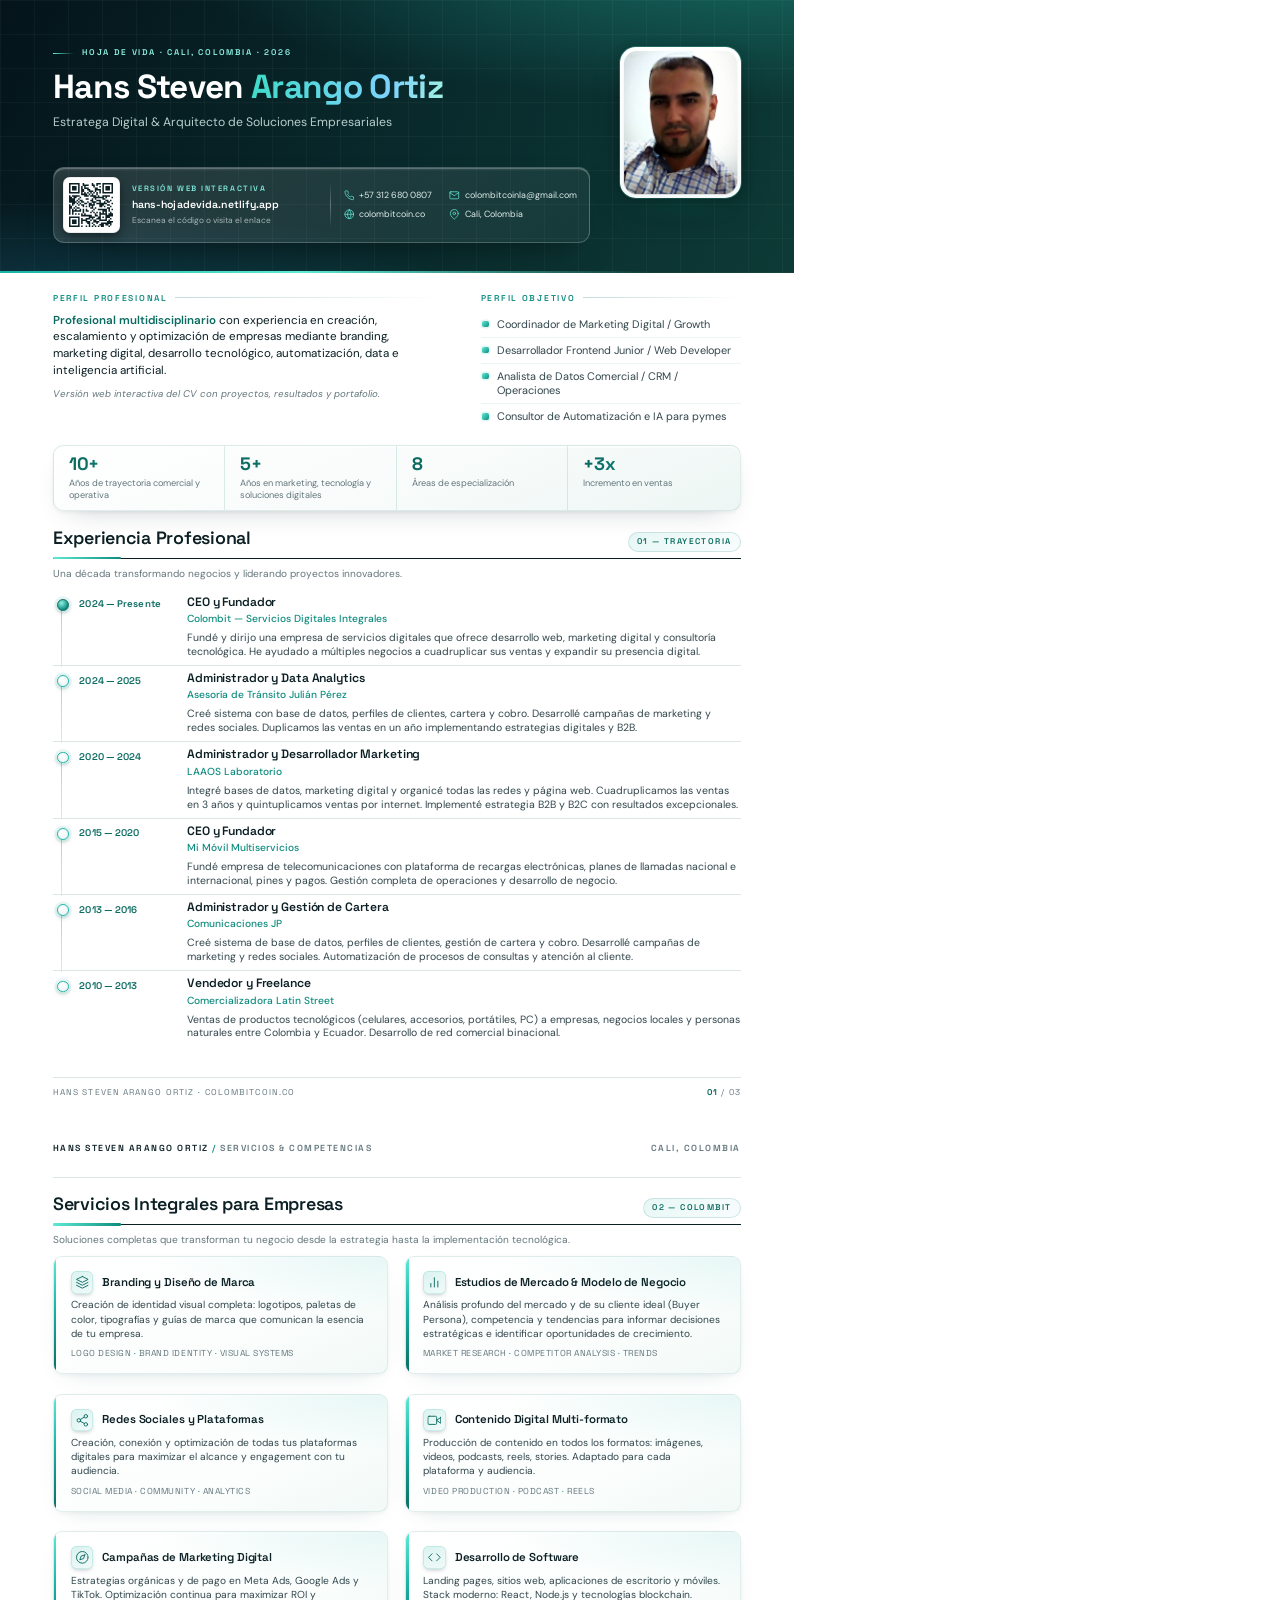
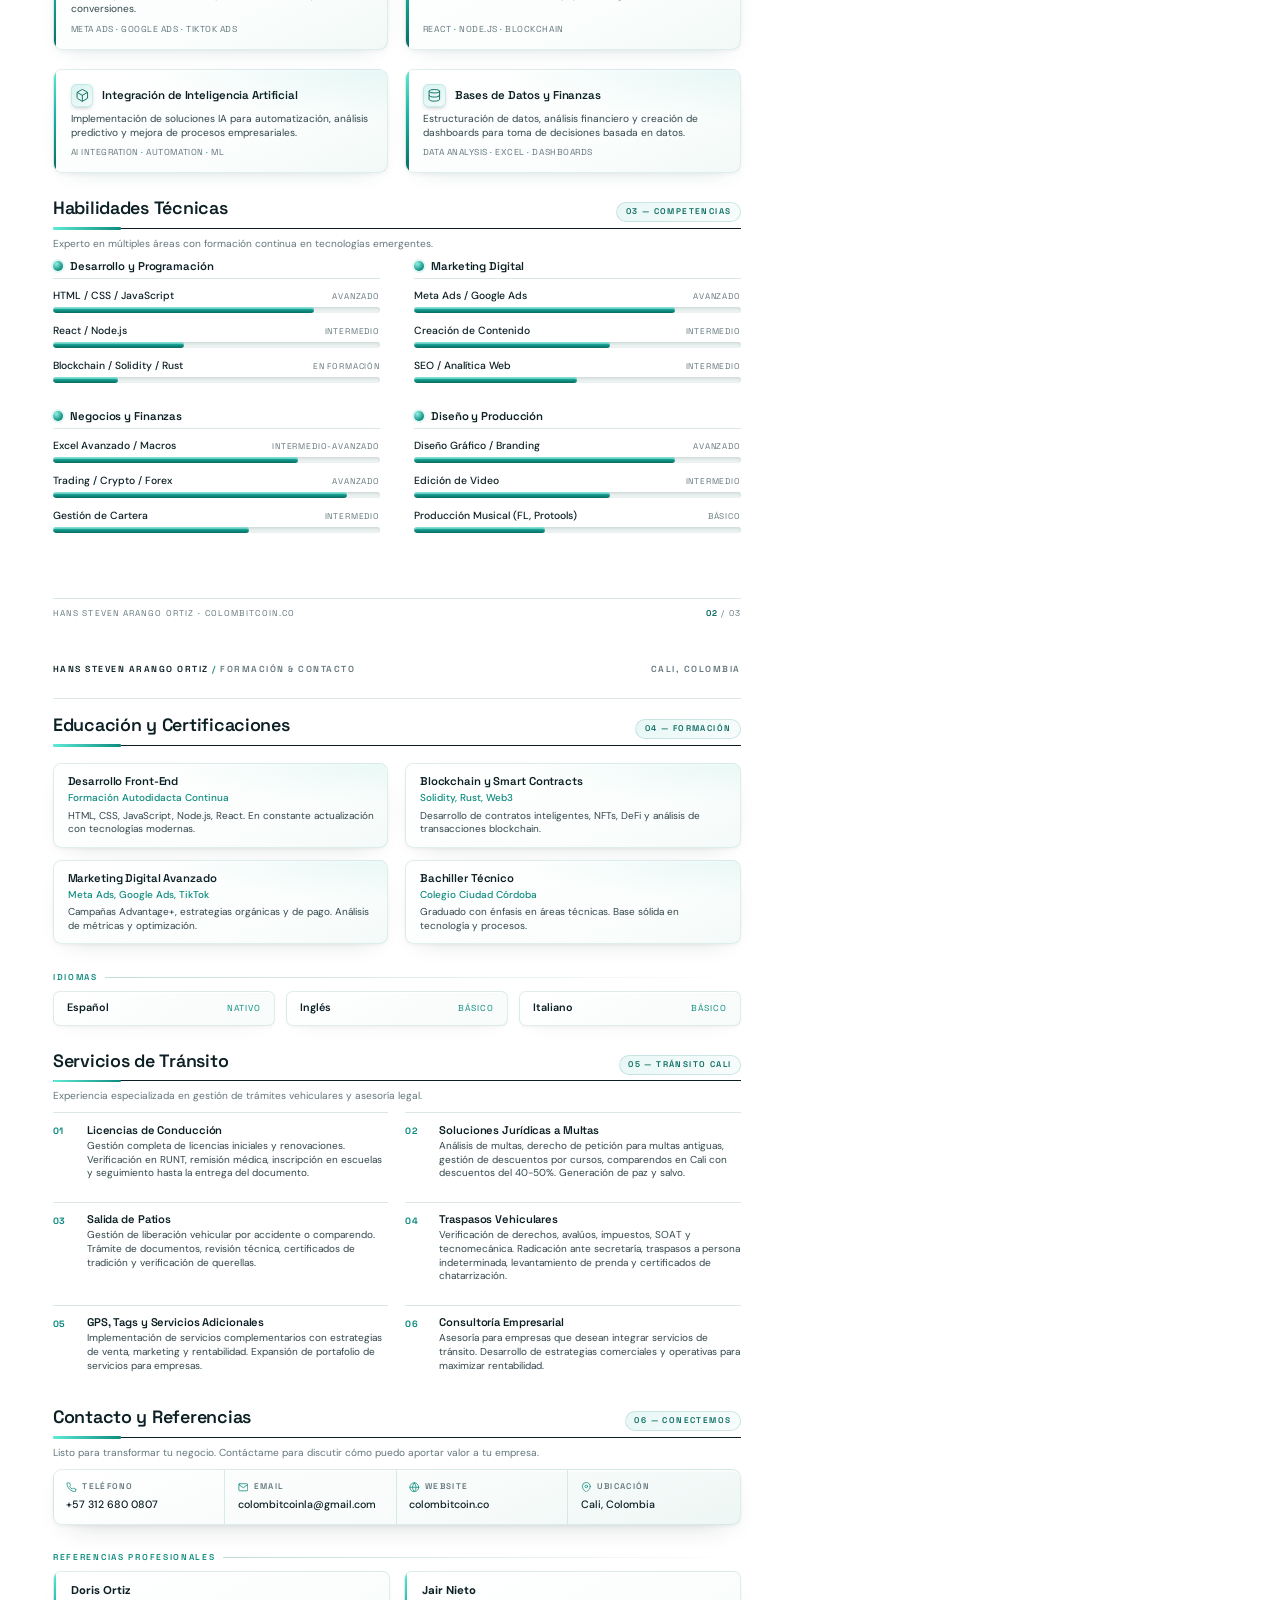
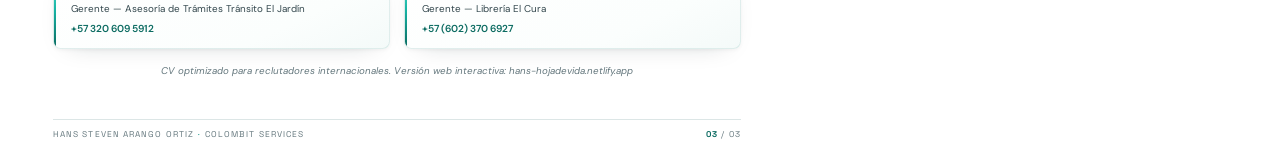
<file: print/cv-print.html>
<!DOCTYPE html>
<html lang="es">
<head>
<meta charset="UTF-8">
<title>Hans Steven Arango Ortiz — Hoja de Vida</title>
<link rel="stylesheet" href="./fonts.css">
<link rel="stylesheet" href="./cv-print.css">
</head>
<body>

<!-- ==================== PÁGINA 1 ==================== -->
<section class="page">

  <header class="masthead">
    <div class="masthead-grid">

      <div class="copy">
        <p class="eyebrow">Hoja de vida · Cali, Colombia · 2026</p>
        <h1>Hans Steven <span>Arango Ortiz</span></h1>
        <p class="headline">Estratega Digital &amp; Arquitecto de Soluciones Empresariales</p>
      </div>

      <figure class="photo">
        <div class="photo-frame">
          <img src="./assets/foto-cv.jpg" alt="Retrato de Hans Steven Arango Ortiz">
        </div>
      </figure>

      <div class="dock">
        <div class="qr">
          <img src="./assets/qr-web.svg" alt="Código QR del CV web">
        </div>
        <div class="dock-txt">
          <p class="k">Versión web interactiva</p>
          <a class="u" href="https://hans-hojadevida.netlify.app/">hans-hojadevida.netlify.app</a>
          <p class="h">Escanea el código o visita el enlace</p>
        </div>
        <div class="divider"></div>
        <ul class="contacts">
          <li>
            <svg viewBox="0 0 24 24"><path d="M22 16.92v3a2 2 0 0 1-2.18 2 19.79 19.79 0 0 1-8.63-3.07 19.5 19.5 0 0 1-6-6 19.79 19.79 0 0 1-3.07-8.67A2 2 0 0 1 4.11 2h3a2 2 0 0 1 2 1.72 12.84 12.84 0 0 0 .7 2.81 2 2 0 0 1-.45 2.11L8.09 9.91a16 16 0 0 0 6 6l1.27-1.27a2 2 0 0 1 2.11-.45 12.84 12.84 0 0 0 2.81.7A2 2 0 0 1 22 16.92z"/></svg>
            <a href="tel:+573126800807">+57 312 680 0807</a>
          </li>
          <li>
            <svg viewBox="0 0 24 24"><rect x="2" y="4" width="20" height="16" rx="2"/><polyline points="22,6 12,13 2,6"/></svg>
            <a href="mailto:colombitcoinla@gmail.com">colombitcoinla@gmail.com</a>
          </li>
          <li>
            <svg viewBox="0 0 24 24"><circle cx="12" cy="12" r="10"/><line x1="2" y1="12" x2="22" y2="12"/><path d="M12 2a15.3 15.3 0 0 1 4 10 15.3 15.3 0 0 1-4 10 15.3 15.3 0 0 1-4-10 15.3 15.3 0 0 1 4-10z"/></svg>
            <a href="https://colombitcoin.co">colombitcoin.co</a>
          </li>
          <li>
            <svg viewBox="0 0 24 24"><path d="M21 10c0 7-9 13-9 13s-9-6-9-13a9 9 0 0 1 18 0z"/><circle cx="12" cy="10" r="3"/></svg>
            Cali, Colombia
          </li>
        </ul>
      </div>

    </div>
  </header>

  <div class="p-body">

    <div class="summary-grid">
      <div>
        <p class="label">Perfil profesional</p>
        <p class="summary"><strong>Profesional multidisciplinario</strong> con experiencia en creación, escalamiento y optimización de empresas mediante branding, marketing digital, desarrollo tecnológico, automatización, data e inteligencia artificial.</p>
        <p class="summary-note">Versión web interactiva del CV con proyectos, resultados y portafolio.</p>
      </div>
      <div>
        <p class="label">Perfil objetivo</p>
        <ul class="roles">
          <li>Coordinador de Marketing Digital / Growth</li>
          <li>Desarrollador Frontend Junior / Web Developer</li>
          <li>Analista de Datos Comercial / CRM / Operaciones</li>
          <li>Consultor de Automatización e IA para pymes</li>
        </ul>
      </div>
    </div>

    <div class="stats">
      <div class="stat"><b>10+</b><span>Años de trayectoria comercial y operativa</span></div>
      <div class="stat"><b>5+</b><span>Años en marketing, tecnología y soluciones digitales</span></div>
      <div class="stat"><b>8</b><span>Áreas de especialización</span></div>
      <div class="stat"><b>+3x</b><span>Incremento en ventas</span></div>
    </div>

    <section class="block">
      <div class="block-head">
        <h2>Experiencia Profesional</h2>
        <p class="kicker">01 — Trayectoria</p>
      </div>
      <p class="block-sub">Una década transformando negocios y liderando proyectos innovadores.</p>

      <div class="jobs">
        <article class="job">
          <p class="when">2024 — Presente</p>
          <div>
            <h3>CEO y Fundador</h3>
            <p class="company">Colombit — Servicios Digitales Integrales</p>
            <p class="desc">Fundé y dirijo una empresa de servicios digitales que ofrece desarrollo web, marketing digital y consultoría tecnológica. He ayudado a múltiples negocios a cuadruplicar sus ventas y expandir su presencia digital.</p>
          </div>
        </article>

        <article class="job">
          <p class="when">2024 — 2025</p>
          <div>
            <h3>Administrador y Data Analytics</h3>
            <p class="company">Asesoría de Tránsito Julián Pérez</p>
            <p class="desc">Creé sistema con base de datos, perfiles de clientes, cartera y cobro. Desarrollé campañas de marketing y redes sociales. Duplicamos las ventas en un año implementando estrategias digitales y B2B.</p>
          </div>
        </article>

        <article class="job">
          <p class="when">2020 — 2024</p>
          <div>
            <h3>Administrador y Desarrollador Marketing</h3>
            <p class="company">LAAOS Laboratorio</p>
            <p class="desc">Integré bases de datos, marketing digital y organicé todas las redes y página web. Cuadruplicamos las ventas en 3 años y quintuplicamos ventas por internet. Implementé estrategia B2B y B2C con resultados excepcionales.</p>
          </div>
        </article>

        <article class="job">
          <p class="when">2015 — 2020</p>
          <div>
            <h3>CEO y Fundador</h3>
            <p class="company">Mi Móvil Multiservicios</p>
            <p class="desc">Fundé empresa de telecomunicaciones con plataforma de recargas electrónicas, planes de llamadas nacional e internacional, pines y pagos. Gestión completa de operaciones y desarrollo de negocio.</p>
          </div>
        </article>

        <article class="job">
          <p class="when">2013 — 2016</p>
          <div>
            <h3>Administrador y Gestión de Cartera</h3>
            <p class="company">Comunicaciones JP</p>
            <p class="desc">Creé sistema de base de datos, perfiles de clientes, gestión de cartera y cobro. Desarrollé campañas de marketing y redes sociales. Automatización de procesos de consultas y atención al cliente.</p>
          </div>
        </article>

        <article class="job">
          <p class="when">2010 — 2013</p>
          <div>
            <h3>Vendedor y Freelance</h3>
            <p class="company">Comercializadora Latin Street</p>
            <p class="desc">Ventas de productos tecnológicos (celulares, accesorios, portátiles, PC) a empresas, negocios locales y personas naturales entre Colombia y Ecuador. Desarrollo de red comercial binacional.</p>
          </div>
        </article>
      </div>
    </section>

  </div>

  <footer class="page-foot">
    <span>Hans Steven Arango Ortiz<span class="dot">·</span>colombitcoin.co</span>
    <span><span class="n">01</span> / 03</span>
  </footer>
</section>

<!-- ==================== PÁGINA 2 ==================== -->
<section class="page">
  <div class="runhead">
    <span><b>Hans Steven Arango Ortiz</b> <span class="sep">/</span> Servicios &amp; Competencias</span>
    <span>Cali, Colombia</span>
  </div>

  <div class="p-body">

    <section class="block">
      <div class="block-head">
        <h2>Servicios Integrales para Empresas</h2>
        <p class="kicker">02 — Colombit</p>
      </div>
      <p class="block-sub">Soluciones completas que transforman tu negocio desde la estrategia hasta la implementación tecnológica.</p>

      <div class="cards-2">
        <article class="card">
          <h3><svg viewBox="0 0 24 24"><path d="M12 2 2 7l10 5 10-5-10-5z"/><path d="M2 17l10 5 10-5"/><path d="M2 12l10 5 10-5"/></svg>Branding y Diseño de Marca</h3>
          <p>Creación de identidad visual completa: logotipos, paletas de color, tipografías y guías de marca que comunican la esencia de tu empresa.</p>
          <p class="tags">Logo Design <em>·</em> Brand Identity <em>·</em> Visual Systems</p>
        </article>

        <article class="card">
          <h3><svg viewBox="0 0 24 24"><line x1="18" y1="20" x2="18" y2="10"/><line x1="12" y1="20" x2="12" y2="4"/><line x1="6" y1="20" x2="6" y2="14"/></svg>Estudios de Mercado &amp; Modelo de Negocio</h3>
          <p>Análisis profundo del mercado y de su cliente ideal (Buyer Persona), competencia y tendencias para informar decisiones estratégicas e identificar oportunidades de crecimiento.</p>
          <p class="tags">Market Research <em>·</em> Competitor Analysis <em>·</em> Trends</p>
        </article>

        <article class="card">
          <h3><svg viewBox="0 0 24 24"><circle cx="18" cy="5" r="3"/><circle cx="6" cy="12" r="3"/><circle cx="18" cy="19" r="3"/><line x1="8.6" y1="10.5" x2="15.4" y2="6.5"/><line x1="8.6" y1="13.5" x2="15.4" y2="17.5"/></svg>Redes Sociales y Plataformas</h3>
          <p>Creación, conexión y optimización de todas tus plataformas digitales para maximizar el alcance y engagement con tu audiencia.</p>
          <p class="tags">Social Media <em>·</em> Community <em>·</em> Analytics</p>
        </article>

        <article class="card">
          <h3><svg viewBox="0 0 24 24"><polygon points="23 7 16 12 23 17 23 7"/><rect x="1" y="5" width="15" height="14" rx="2"/></svg>Contenido Digital Multi-formato</h3>
          <p>Producción de contenido en todos los formatos: imágenes, videos, podcasts, reels, stories. Adaptado para cada plataforma y audiencia.</p>
          <p class="tags">Video Production <em>·</em> Podcast <em>·</em> Reels</p>
        </article>

        <article class="card">
          <h3><svg viewBox="0 0 24 24"><circle cx="12" cy="12" r="10"/><polygon points="16.24 7.76 14.12 14.12 7.76 16.24 9.88 9.88 16.24 7.76"/></svg>Campañas de Marketing Digital</h3>
          <p>Estrategias orgánicas y de pago en Meta Ads, Google Ads y TikTok. Optimización continua para maximizar ROI y conversiones.</p>
          <p class="tags">Meta Ads <em>·</em> Google Ads <em>·</em> TikTok Ads</p>
        </article>

        <article class="card">
          <h3><svg viewBox="0 0 24 24"><polyline points="16 18 22 12 16 6"/><polyline points="8 6 2 12 8 18"/></svg>Desarrollo de Software</h3>
          <p>Landing pages, sitios web, aplicaciones de escritorio y móviles. Stack moderno: React, Node.js y tecnologías blockchain.</p>
          <p class="tags">React <em>·</em> Node.js <em>·</em> Blockchain</p>
        </article>

        <article class="card">
          <h3><svg viewBox="0 0 24 24"><path d="M21 16V8a2 2 0 0 0-1-1.73l-7-4a2 2 0 0 0-2 0l-7 4A2 2 0 0 0 3 8v8a2 2 0 0 0 1 1.73l7 4a2 2 0 0 0 2 0l7-4A2 2 0 0 0 21 16z"/><polyline points="3.27 6.96 12 12.01 20.73 6.96"/><line x1="12" y1="22.08" x2="12" y2="12"/></svg>Integración de Inteligencia Artificial</h3>
          <p>Implementación de soluciones IA para automatización, análisis predictivo y mejora de procesos empresariales.</p>
          <p class="tags">AI Integration <em>·</em> Automation <em>·</em> ML</p>
        </article>

        <article class="card">
          <h3><svg viewBox="0 0 24 24"><ellipse cx="12" cy="5" rx="9" ry="3"/><path d="M21 12c0 1.66-4 3-9 3s-9-1.34-9-3"/><path d="M3 5v14c0 1.66 4 3 9 3s9-1.34 9-3V5"/></svg>Bases de Datos y Finanzas</h3>
          <p>Estructuración de datos, análisis financiero y creación de dashboards para toma de decisiones basada en datos.</p>
          <p class="tags">Data Analysis <em>·</em> Excel <em>·</em> Dashboards</p>
        </article>
      </div>
    </section>

    <section class="block">
      <div class="block-head">
        <h2>Habilidades Técnicas</h2>
        <p class="kicker">03 — Competencias</p>
      </div>
      <p class="block-sub">Experto en múltiples áreas con formación continua en tecnologías emergentes.</p>

      <div class="skills">
        <div class="skill-group">
          <h3>Desarrollo y Programación</h3>
          <div class="skill"><div class="skill-top"><span>HTML / CSS / JavaScript</span><span class="lvl">Avanzado</span></div><div class="bar"><i style="width:80%"></i></div></div>
          <div class="skill"><div class="skill-top"><span>React / Node.js</span><span class="lvl">Intermedio</span></div><div class="bar"><i style="width:40%"></i></div></div>
          <div class="skill"><div class="skill-top"><span>Blockchain / Solidity / Rust</span><span class="lvl">En formación</span></div><div class="bar"><i style="width:20%"></i></div></div>
        </div>

        <div class="skill-group">
          <h3>Marketing Digital</h3>
          <div class="skill"><div class="skill-top"><span>Meta Ads / Google Ads</span><span class="lvl">Avanzado</span></div><div class="bar"><i style="width:80%"></i></div></div>
          <div class="skill"><div class="skill-top"><span>Creación de Contenido</span><span class="lvl">Intermedio</span></div><div class="bar"><i style="width:60%"></i></div></div>
          <div class="skill"><div class="skill-top"><span>SEO / Analítica Web</span><span class="lvl">Intermedio</span></div><div class="bar"><i style="width:50%"></i></div></div>
        </div>

        <div class="skill-group">
          <h3>Negocios y Finanzas</h3>
          <div class="skill"><div class="skill-top"><span>Excel Avanzado / Macros</span><span class="lvl">Intermedio-Avanzado</span></div><div class="bar"><i style="width:75%"></i></div></div>
          <div class="skill"><div class="skill-top"><span>Trading / Crypto / Forex</span><span class="lvl">Avanzado</span></div><div class="bar"><i style="width:90%"></i></div></div>
          <div class="skill"><div class="skill-top"><span>Gestión de Cartera</span><span class="lvl">Intermedio</span></div><div class="bar"><i style="width:60%"></i></div></div>
        </div>

        <div class="skill-group">
          <h3>Diseño y Producción</h3>
          <div class="skill"><div class="skill-top"><span>Diseño Gráfico / Branding</span><span class="lvl">Avanzado</span></div><div class="bar"><i style="width:80%"></i></div></div>
          <div class="skill"><div class="skill-top"><span>Edición de Video</span><span class="lvl">Intermedio</span></div><div class="bar"><i style="width:60%"></i></div></div>
          <div class="skill"><div class="skill-top"><span>Producción Musical (FL, Protools)</span><span class="lvl">Básico</span></div><div class="bar"><i style="width:40%"></i></div></div>
        </div>
      </div>
    </section>

  </div>

  <footer class="page-foot">
    <span>Hans Steven Arango Ortiz<span class="dot">·</span>colombitcoin.co</span>
    <span><span class="n">02</span> / 03</span>
  </footer>
</section>

<!-- ==================== PÁGINA 3 ==================== -->
<section class="page">
  <div class="runhead">
    <span><b>Hans Steven Arango Ortiz</b> <span class="sep">/</span> Formación &amp; Contacto</span>
    <span>Cali, Colombia</span>
  </div>

  <div class="p-body">

    <section class="block">
      <div class="block-head">
        <h2>Educación y Certificaciones</h2>
        <p class="kicker">04 — Formación</p>
      </div>
      <div class="edu-grid" style="padding-top:4mm;">
        <article class="edu">
          <h3>Desarrollo Front-End</h3>
          <p class="inst">Formación Autodidacta Continua</p>
          <p>HTML, CSS, JavaScript, Node.js, React. En constante actualización con tecnologías modernas.</p>
        </article>
        <article class="edu">
          <h3>Blockchain y Smart Contracts</h3>
          <p class="inst">Solidity, Rust, Web3</p>
          <p>Desarrollo de contratos inteligentes, NFTs, DeFi y análisis de transacciones blockchain.</p>
        </article>
        <article class="edu">
          <h3>Marketing Digital Avanzado</h3>
          <p class="inst">Meta Ads, Google Ads, TikTok</p>
          <p>Campañas Advantage+, estrategias orgánicas y de pago. Análisis de métricas y optimización.</p>
        </article>
        <article class="edu">
          <h3>Bachiller Técnico</h3>
          <p class="inst">Colegio Ciudad Córdoba</p>
          <p>Graduado con énfasis en áreas técnicas. Base sólida en tecnología y procesos.</p>
        </article>
      </div>

      <p class="label" style="margin-top:7mm;">Idiomas</p>
      <div class="langs" style="margin-top:2mm;">
        <div class="lang"><b>Español</b><span>Nativo</span></div>
        <div class="lang"><b>Inglés</b><span>Básico</span></div>
        <div class="lang"><b>Italiano</b><span>Básico</span></div>
      </div>
    </section>

    <section class="block">
      <div class="block-head">
        <h2>Servicios de Tránsito</h2>
        <p class="kicker">05 — Tránsito Cali</p>
      </div>
      <p class="block-sub">Experiencia especializada en gestión de trámites vehiculares y asesoría legal.</p>

      <div class="transit">
        <article>
          <p class="num">01</p>
          <div>
            <h3>Licencias de Conducción</h3>
            <p>Gestión completa de licencias iniciales y renovaciones. Verificación en RUNT, remisión médica, inscripción en escuelas y seguimiento hasta la entrega del documento.</p>
          </div>
        </article>
        <article>
          <p class="num">02</p>
          <div>
            <h3>Soluciones Jurídicas a Multas</h3>
            <p>Análisis de multas, derecho de petición para multas antiguas, gestión de descuentos por cursos, comparendos en Cali con descuentos del 40-50%. Generación de paz y salvo.</p>
          </div>
        </article>
        <article>
          <p class="num">03</p>
          <div>
            <h3>Salida de Patios</h3>
            <p>Gestión de liberación vehicular por accidente o comparendo. Trámite de documentos, revisión técnica, certificados de tradición y verificación de querellas.</p>
          </div>
        </article>
        <article>
          <p class="num">04</p>
          <div>
            <h3>Traspasos Vehiculares</h3>
            <p>Verificación de derechos, avalúos, impuestos, SOAT y tecnomecánica. Radicación ante secretaría, traspasos a persona indeterminada, levantamiento de prenda y certificados de chatarrización.</p>
          </div>
        </article>
        <article>
          <p class="num">05</p>
          <div>
            <h3>GPS, Tags y Servicios Adicionales</h3>
            <p>Implementación de servicios complementarios con estrategias de venta, marketing y rentabilidad. Expansión de portafolio de servicios para empresas.</p>
          </div>
        </article>
        <article>
          <p class="num">06</p>
          <div>
            <h3>Consultoría Empresarial</h3>
            <p>Asesoría para empresas que desean integrar servicios de tránsito. Desarrollo de estrategias comerciales y operativas para maximizar rentabilidad.</p>
          </div>
        </article>
      </div>
    </section>

    <section class="block">
      <div class="block-head">
        <h2>Contacto y Referencias</h2>
        <p class="kicker">06 — Conectemos</p>
      </div>
      <p class="block-sub">Listo para transformar tu negocio. Contáctame para discutir cómo puedo aportar valor a tu empresa.</p>

      <div class="contact-grid">
        <div>
          <p class="clabel"><svg viewBox="0 0 24 24"><path d="M22 16.92v3a2 2 0 0 1-2.18 2 19.79 19.79 0 0 1-8.63-3.07 19.5 19.5 0 0 1-6-6 19.79 19.79 0 0 1-3.07-8.67A2 2 0 0 1 4.11 2h3a2 2 0 0 1 2 1.72 12.84 12.84 0 0 0 .7 2.81 2 2 0 0 1-.45 2.11L8.09 9.91a16 16 0 0 0 6 6l1.27-1.27a2 2 0 0 1 2.11-.45 12.84 12.84 0 0 0 2.81.7A2 2 0 0 1 22 16.92z"/></svg>Teléfono</p>
          <p class="cvalue">+57 312 680 0807</p>
        </div>
        <div>
          <p class="clabel"><svg viewBox="0 0 24 24"><rect x="2" y="4" width="20" height="16" rx="2"/><polyline points="22,6 12,13 2,6"/></svg>Email</p>
          <p class="cvalue">colombitcoinla@gmail.com</p>
        </div>
        <div>
          <p class="clabel"><svg viewBox="0 0 24 24"><circle cx="12" cy="12" r="10"/><line x1="2" y1="12" x2="22" y2="12"/><path d="M12 2a15.3 15.3 0 0 1 4 10 15.3 15.3 0 0 1-4 10 15.3 15.3 0 0 1-4-10 15.3 15.3 0 0 1 4-10z"/></svg>Website</p>
          <p class="cvalue">colombitcoin.co</p>
        </div>
        <div>
          <p class="clabel"><svg viewBox="0 0 24 24"><path d="M21 10c0 7-9 13-9 13s-9-6-9-13a9 9 0 0 1 18 0z"/><circle cx="12" cy="10" r="3"/></svg>Ubicación</p>
          <p class="cvalue">Cali, Colombia</p>
        </div>
      </div>

      <p class="label" style="margin-top:7mm;">Referencias profesionales</p>
      <div class="refs">
        <article class="ref">
          <b>Doris Ortiz</b>
          <span class="role">Gerente — Asesoría de Trámites Tránsito El Jardín</span>
          <span class="phone">+57 320 609 5912</span>
        </article>
        <article class="ref">
          <b>Jair Nieto</b>
          <span class="role">Gerente — Librería El Cura</span>
          <span class="phone">+57 (602) 370 6927</span>
        </article>
      </div>

      <p class="summary-note" style="margin-top:4mm;text-align:center;">CV optimizado para reclutadores internacionales. Versión web interactiva: hans-hojadevida.netlify.app</p>
    </section>

  </div>

  <footer class="page-foot">
    <span>Hans Steven Arango Ortiz<span class="dot">·</span>Colombit Services</span>
    <span><span class="n">03</span> / 03</span>
  </footer>
</section>

</body>
</html>
</file>
<file: print/fonts.css>
/* Fuentes locales (subconjuntos latin / latin-ext) */
@font-face {
  font-family: 'Space Grotesk';
  font-style: normal;
  font-weight: 400;
  font-display: block;
  src: url('./fonts/space-grotesk-latin-400-normal.woff2') format('woff2');
}
@font-face {
  font-family: 'Space Grotesk';
  font-style: normal;
  font-weight: 400;
  font-display: block;
  src: url('./fonts/space-grotesk-latin-ext-400-normal.woff2') format('woff2');
}
@font-face {
  font-family: 'Space Grotesk';
  font-style: normal;
  font-weight: 500;
  font-display: block;
  src: url('./fonts/space-grotesk-latin-500-normal.woff2') format('woff2');
}
@font-face {
  font-family: 'Space Grotesk';
  font-style: normal;
  font-weight: 500;
  font-display: block;
  src: url('./fonts/space-grotesk-latin-ext-500-normal.woff2') format('woff2');
}
@font-face {
  font-family: 'Space Grotesk';
  font-style: normal;
  font-weight: 600;
  font-display: block;
  src: url('./fonts/space-grotesk-latin-600-normal.woff2') format('woff2');
}
@font-face {
  font-family: 'Space Grotesk';
  font-style: normal;
  font-weight: 600;
  font-display: block;
  src: url('./fonts/space-grotesk-latin-ext-600-normal.woff2') format('woff2');
}
@font-face {
  font-family: 'Space Grotesk';
  font-style: normal;
  font-weight: 700;
  font-display: block;
  src: url('./fonts/space-grotesk-latin-700-normal.woff2') format('woff2');
}
@font-face {
  font-family: 'Space Grotesk';
  font-style: normal;
  font-weight: 700;
  font-display: block;
  src: url('./fonts/space-grotesk-latin-ext-700-normal.woff2') format('woff2');
}
@font-face {
  font-family: 'DM Sans';
  font-style: normal;
  font-weight: 400;
  font-display: block;
  src: url('./fonts/dm-sans-latin-400-normal.woff2') format('woff2');
}
@font-face {
  font-family: 'DM Sans';
  font-style: normal;
  font-weight: 400;
  font-display: block;
  src: url('./fonts/dm-sans-latin-ext-400-normal.woff2') format('woff2');
}
@font-face {
  font-family: 'DM Sans';
  font-style: normal;
  font-weight: 500;
  font-display: block;
  src: url('./fonts/dm-sans-latin-500-normal.woff2') format('woff2');
}
@font-face {
  font-family: 'DM Sans';
  font-style: normal;
  font-weight: 500;
  font-display: block;
  src: url('./fonts/dm-sans-latin-ext-500-normal.woff2') format('woff2');
}
@font-face {
  font-family: 'DM Sans';
  font-style: normal;
  font-weight: 600;
  font-display: block;
  src: url('./fonts/dm-sans-latin-600-normal.woff2') format('woff2');
}
@font-face {
  font-family: 'DM Sans';
  font-style: normal;
  font-weight: 600;
  font-display: block;
  src: url('./fonts/dm-sans-latin-ext-600-normal.woff2') format('woff2');
}
@font-face {
  font-family: 'DM Sans';
  font-style: normal;
  font-weight: 700;
  font-display: block;
  src: url('./fonts/dm-sans-latin-700-normal.woff2') format('woff2');
}
@font-face {
  font-family: 'DM Sans';
  font-style: normal;
  font-weight: 700;
  font-display: block;
  src: url('./fonts/dm-sans-latin-ext-700-normal.woff2') format('woff2');
}
@font-face {
  font-family: 'DM Sans';
  font-style: italic;
  font-weight: 400;
  font-display: block;
  src: url('./fonts/dm-sans-latin-400-italic.woff2') format('woff2');
}
@font-face {
  font-family: 'DM Sans';
  font-style: italic;
  font-weight: 400;
  font-display: block;
  src: url('./fonts/dm-sans-latin-ext-400-italic.woff2') format('woff2');
}
</file>
<file: print/cv-print.css>
/* =========================================================
   CV Hans Steven Arango Ortiz — edición "glass" 2026
   Glassmorphism + profundidad sutil, impresión A4 (3 páginas)
   ========================================================= */

@page {
  size: A4;
  margin: 0;
}

:root {
  --paper: #ffffff;
  --ink: #0b1f24;
  --text: #33474d;
  --muted: #64777d;
  --accent: #0e8c7f;
  --accent-deep: #0b6b61;
  --accent-mint: #17b3a4;
  --accent-soft: #e8f3f1;
  --line: #dce6e6;
  --line-soft: rgba(15, 118, 110, 0.12);
  --band-1: #04141a;
  --band-2: #092a2c;
  --band-3: #0d3a36;
  --band-text: #eaf3f2;
  --glass-line: rgba(255, 255, 255, 0.20);
}

* {
  margin: 0;
  padding: 0;
  box-sizing: border-box;
}

html,
body {
  background: var(--paper);
  color: var(--text);
  font-family: 'DM Sans', Arial, Helvetica, sans-serif;
  font-size: 8.4pt;
  line-height: 1.45;
  -webkit-print-color-adjust: exact;
  print-color-adjust: exact;
  -webkit-font-smoothing: antialiased;
}

h1, h2, h3, h4 {
  font-family: 'Space Grotesk', Arial, Helvetica, sans-serif;
  color: var(--ink);
  font-weight: 600;
  line-height: 1.15;
  letter-spacing: -0.01em;
}

ul { list-style: none; }
a { color: inherit; text-decoration: none; }
img { display: block; }

/* ---------- Página ---------- */
.page {
  position: relative;
  width: 210mm;
  height: 296.6mm;
  overflow: hidden;
  background: var(--paper);
  break-after: page;
  page-break-after: always;
}
.page:last-of-type { break-after: auto; page-break-after: auto; }

.p-body { padding: 0 14mm; }

/* ---------- Cabecera: cristal sobre degradado profundo ---------- */
.masthead {
  position: relative;
  padding: 11mm 14mm 8mm;
  color: var(--band-text);
  background:
    radial-gradient(120% 95% at 92% -18%, rgba(45, 212, 191, 0.34), rgba(45, 212, 191, 0) 58%),
    radial-gradient(95% 80% at 4% 122%, rgba(56, 189, 248, 0.22), rgba(56, 189, 248, 0) 62%),
    repeating-linear-gradient(0deg, rgba(255, 255, 255, 0.035) 0 1px, transparent 1px 9mm),
    repeating-linear-gradient(90deg, rgba(255, 255, 255, 0.035) 0 1px, transparent 1px 9mm),
    linear-gradient(115deg, var(--band-1) 0%, var(--band-2) 52%, var(--band-3) 100%);
  overflow: hidden;
}

/* filete inferior con acento */
.masthead::after {
  content: '';
  position: absolute;
  left: 0;
  right: 0;
  bottom: 0;
  height: 2.2px;
  background: linear-gradient(90deg, var(--accent-mint) 0%, #5eead4 38%, rgba(94, 234, 212, 0) 82%);
}

.masthead-grid {
  position: relative;
  display: grid;
  grid-template-columns: 1fr 32mm;
  grid-template-areas:
    "copy photo"
    "dock photo";
  column-gap: 8mm;
  row-gap: 5.5mm;
  align-items: start;
}

.copy { grid-area: copy; }

.eyebrow {
  display: inline-flex;
  align-items: center;
  gap: 2.2mm;
  font-family: 'Space Grotesk', sans-serif;
  font-size: 6.2pt;
  font-weight: 600;
  letter-spacing: 0.22em;
  text-transform: uppercase;
  color: #8ff2e4;
  margin-bottom: 3mm;
}
.eyebrow::before {
  content: '';
  width: 5.5mm;
  height: 1px;
  background: linear-gradient(90deg, #5eead4, rgba(94, 234, 212, 0));
}

.masthead h1 {
  font-size: 25pt;
  font-weight: 700;
  line-height: 1.02;
  color: #ffffff;
  letter-spacing: -0.02em;
  margin-bottom: 2.6mm;
}
.masthead h1 span {
  background: linear-gradient(100deg, #3ddbc8 0%, #7dd3fc 72%, #9ff0e2 100%);
  -webkit-background-clip: text;
  background-clip: text;
  color: transparent;
  -webkit-text-fill-color: transparent;
}

.headline {
  font-size: 9.2pt;
  font-weight: 400;
  line-height: 1.4;
  color: #b6cdcc;
  max-width: 116mm;
  margin-bottom: 4mm;
}

/* ---------- Retrato con marco de cristal ---------- */
.photo {
  grid-area: photo;
  position: relative;
  margin-top: 1.4mm;
  width: 32mm;
  height: 40mm;
  justify-self: end;
}

.photo::before {
  content: '';
  position: absolute;
  inset: 1.5mm 1.5mm 0 1.5mm;
  transform: translate(0, 2.2mm);
  border-radius: 4mm;
  background: radial-gradient(60% 60% at 50% 100%, rgba(20, 184, 166, 0.34), rgba(20, 184, 166, 0));
  filter: blur(2.6mm);
}

.photo-frame {
  position: relative;
  width: 100%;
  height: 100%;
  padding: 1.05mm;
  border-radius: 4.2mm;
  background: linear-gradient(180deg, #ffffff, #f4faf9);
  box-shadow:
    0 4.5mm 11mm -5.5mm rgba(0, 0, 0, 0.7),
    0 1mm 3mm rgba(0, 0, 0, 0.28),
    0 0 0 0.22mm rgba(94, 234, 212, 0.38);
}

.photo-frame img {
  width: 100%;
  height: 100%;
  object-fit: cover;
  border-radius: 3.3mm;
}
.photo-frame::after {
  content: '';
  position: absolute;
  inset: 0.75mm;
  border-radius: 3.95mm;
  box-shadow:
    inset 0 0 0 0.25mm rgba(255, 255, 255, 0.30),
    inset 0 -7mm 14mm -10mm rgba(0, 0, 0, 0.5);
  pointer-events: none;
}

/* ---------- Dock de cristal: QR + datos ---------- */
.dock {
  grid-area: dock;
  align-self: end;
  display: grid;
  grid-template-columns: 15mm 1fr 1px auto;
  align-items: center;
  gap: 3.2mm;
  padding: 2.2mm 3.2mm 2.2mm 2.4mm;
  border-radius: 3mm;
  border: 0.28mm solid var(--glass-line);
  background: linear-gradient(135deg, rgba(255, 255, 255, 0.14), rgba(255, 255, 255, 0.045));
  box-shadow:
    0 4mm 10mm -5mm rgba(0, 0, 0, 0.55),
    inset 0 0.3mm 0 rgba(255, 255, 255, 0.28);
}

.qr {
  width: 15mm;
  height: 15mm;
  padding: 1.7mm;
  border-radius: 1.8mm;
  background: #ffffff;
  box-shadow:
    0 1mm 2.6mm rgba(0, 0, 0, 0.4),
    inset 0 0 0 0.2mm rgba(11, 31, 36, 0.10);
}
.qr img { width: 100%; height: 100%; }

.dock-txt .k {
  font-family: 'Space Grotesk', sans-serif;
  font-size: 5.8pt;
  font-weight: 600;
  letter-spacing: 0.2em;
  text-transform: uppercase;
  color: #7fe9dc;
  margin-bottom: 0.8mm;
}
.dock-txt .u {
  display: block;
  font-family: 'Space Grotesk', sans-serif;
  font-size: 7.9pt;
  font-weight: 600;
  color: #ffffff;
  letter-spacing: 0.01em;
  text-decoration: none;
}
.dock-txt .h {
  font-size: 6.3pt;
  color: rgba(234, 243, 242, 0.66);
  margin-top: 0.7mm;
}

.divider {
  width: 1px;
  height: 12mm;
  background: linear-gradient(180deg, rgba(255, 255, 255, 0), rgba(255, 255, 255, 0.30), rgba(255, 255, 255, 0));
}

.contacts {
  display: grid;
  grid-template-columns: auto auto;
  gap: 1.5mm 4.5mm;
  justify-content: start;
}
.contacts li {
  display: flex;
  align-items: center;
  gap: 1.3mm;
  font-size: 6.7pt;
  color: #dfeceb;
  white-space: nowrap;
}
.contacts svg {
  width: 2.8mm;
  height: 2.8mm;
  flex: none;
  fill: none;
  stroke: #5eead4;
  stroke-width: 1.7;
  stroke-linecap: round;
  stroke-linejoin: round;
}

/* ---------- Resumen + perfil objetivo ---------- */
.summary-grid {
  display: grid;
  grid-template-columns: 1.5fr 1fr;
  gap: 10mm;
  padding: 5mm 0 0;
}

.label {
  font-family: 'Space Grotesk', sans-serif;
  font-size: 6.4pt;
  font-weight: 600;
  letter-spacing: 0.2em;
  text-transform: uppercase;
  color: var(--accent);
  margin-bottom: 2mm;
  display: flex;
  align-items: center;
  gap: 2mm;
}
.label::after {
  content: '';
  flex: 1;
  height: 1px;
  background: linear-gradient(90deg, rgba(15, 118, 110, 0.25), rgba(15, 118, 110, 0));
}

.summary {
  font-size: 8.7pt;
  line-height: 1.44;
  color: var(--ink);
}
.summary strong { color: var(--accent-deep); font-weight: 600; }

.summary-note {
  margin-top: 2.2mm;
  font-size: 7.3pt;
  font-style: italic;
  color: var(--muted);
}

.roles li {
  position: relative;
  padding: 1.4mm 0 1.4mm 4.4mm;
  font-size: 8.2pt;
  line-height: 1.32;
  color: var(--text);
  border-bottom: 1px solid rgba(15, 118, 110, 0.08);
}
.roles li:last-child { border-bottom: 0; }
.roles li::before {
  content: '';
  position: absolute;
  left: 0.3mm;
  top: 2.4mm;
  width: 1.8mm;
  height: 1.8mm;
  border-radius: 0.5mm;
  background: linear-gradient(135deg, #5eead4, #0e8c7f);
  box-shadow: 0 0 0 0.4mm rgba(23, 179, 164, 0.12);
}

/* ---------- KPIs de cristal ---------- */
.stats {
  display: grid;
  grid-template-columns: repeat(4, 1fr);
  margin-top: 4.2mm;
  border-radius: 2.8mm;
  border: 0.28mm solid var(--line-soft);
  background: linear-gradient(158deg, #ffffff 0%, #f7fbfa 58%, #edf6f4 100%);
  box-shadow:
    0 0.4mm 1mm rgba(11, 31, 36, 0.05),
    0 3mm 8mm -4.5mm rgba(11, 31, 36, 0.30),
    inset 0 0.3mm 0 #ffffff;
  overflow: hidden;
}
.stat {
  position: relative;
  padding: 2.4mm 4mm;
  box-shadow: inset -1px 0 0 rgba(15, 118, 110, 0.14);
}
.stat:last-child { box-shadow: none; }
.stat b {
  display: block;
  font-family: 'Space Grotesk', sans-serif;
  font-size: 13.5pt;
  font-weight: 700;
  line-height: 1;
  letter-spacing: -0.02em;
  color: var(--accent-deep);
  background: linear-gradient(135deg, #0b6b61 10%, #17b3a4 90%);
  -webkit-background-clip: text;
  background-clip: text;
  -webkit-text-fill-color: transparent;
  margin-bottom: 1.3mm;
}
.stat span {
  font-size: 6.9pt;
  line-height: 1.28;
  color: var(--muted);
  display: block;
}

/* ---------- Bloques y títulos ---------- */
.block { padding-top: 4.4mm; }
.block + .block { padding-top: 6.6mm; }

.block-head {
  position: relative;
  display: flex;
  align-items: baseline;
  gap: 3.5mm;
  border-bottom: 1.2px solid var(--ink);
  padding-bottom: 1.5mm;
  margin-bottom: 0.6mm;
}
.block-head::after {
  content: '';
  position: absolute;
  left: 0;
  bottom: -1.7px;
  width: 18mm;
  height: 2.6px;
  background: linear-gradient(90deg, #5eead4, var(--accent));
  border-radius: 1px;
}
.block-head h2 {
  font-size: 13.4pt;
  letter-spacing: -0.015em;
  order: 1;
}
.block-head .kicker {
  order: 2;
  margin-left: auto;
  font-family: 'Space Grotesk', sans-serif;
  font-size: 6.2pt;
  font-weight: 600;
  letter-spacing: 0.17em;
  text-transform: uppercase;
  color: var(--accent-deep);
  white-space: nowrap;
  padding: 0.8mm 2.2mm;
  border-radius: 999px;
  border: 0.25mm solid rgba(15, 118, 110, 0.16);
  background: linear-gradient(135deg, rgba(23, 179, 164, 0.10), rgba(23, 179, 164, 0.03));
}
.block-sub {
  font-size: 7.6pt;
  color: var(--muted);
  padding-top: 1.5mm;
  margin-bottom: 2.2mm;
}

/* ---------- Experiencia ---------- */
.job {
  position: relative;
  display: grid;
  grid-template-columns: 23mm 1fr;
  gap: 5.5mm;
  padding: 1.65mm 0 1.65mm 7mm;
  border-bottom: 1px solid var(--line);
}
.job:last-child { border-bottom: 0; }
.job::before {
  content: '';
  position: absolute;
  left: 2.2mm;
  top: 4.4mm;
  bottom: -0.5mm;
  width: 1px;
  background: linear-gradient(180deg, rgba(23, 179, 164, 0.45), rgba(220, 230, 230, 0.9));
}
.job:last-child::before { display: none; }
.job::after {
  content: '';
  position: absolute;
  left: 1.05mm;
  top: 2.5mm;
  width: 2.6mm;
  height: 2.6mm;
  border-radius: 50%;
  border: 0.45mm solid var(--accent-mint);
  background: radial-gradient(circle at 35% 30%, #ffffff, #e8f3f1);
  box-shadow:
    0 0 0 0.7mm rgba(23, 179, 164, 0.10),
    0 0.5mm 1.4mm rgba(11, 31, 36, 0.18);
}
.job:first-child::after {
  background: radial-gradient(circle at 35% 30%, #8ff2e4, #0e8c7f 70%);
  border-color: var(--accent-deep);
}

.when {
  font-family: 'Space Grotesk', sans-serif;
  font-size: 7.3pt;
  font-weight: 600;
  letter-spacing: 0.01em;
  color: var(--accent-deep);
  padding-top: 0.4mm;
}

.job h3 { font-size: 9.1pt; margin-bottom: 0.6mm; }
.company {
  font-size: 7.7pt;
  font-weight: 500;
  color: var(--accent);
  margin-bottom: 1.1mm;
}
.job p.desc {
  font-size: 7.9pt;
  line-height: 1.31;
  color: var(--text);
}

/* ---------- Encabezado de páginas interiores ---------- */
.runhead {
  display: flex;
  align-items: center;
  justify-content: space-between;
  margin: 0 14mm;
  height: 15mm;
  border-bottom: 1px solid var(--line);
  font-family: 'Space Grotesk', sans-serif;
  font-size: 6.6pt;
  font-weight: 600;
  letter-spacing: 0.17em;
  text-transform: uppercase;
  color: var(--muted);
}
.runhead b { color: var(--ink); font-weight: 600; }
.runhead .sep { color: var(--accent); }

/* ---------- Tarjetas de cristal ---------- */
.cards-2 {
  display: grid;
  grid-template-columns: 1fr 1fr;
  gap: 5.2mm 4.5mm;
}
.card {
  position: relative;
  display: flex;
  flex-direction: column;
  overflow: hidden;
  border-radius: 2.4mm;
  border: 0.28mm solid var(--line-soft);
  background: linear-gradient(155deg, #ffffff 0%, #fbfefd 62%, #f2f9f7 100%);
  box-shadow:
    0 0.4mm 1.2mm rgba(11, 31, 36, 0.045),
    0 2.4mm 6.5mm -4mm rgba(9, 88, 80, 0.22),
    inset 0 0.3mm 0 #ffffff;
  padding: 3.7mm 4mm 3.4mm 4.4mm;
}
.card::before {
  content: '';
  position: absolute;
  left: 0;
  top: 0;
  bottom: 0;
  width: 2.4px;
  background: linear-gradient(180deg, #5eead4, #17b3a4 45%, #0b6b61);
}
.card::after {
  content: '';
  position: absolute;
  inset: 0;
  background: radial-gradient(120% 85% at 100% 0%, rgba(23, 179, 164, 0.09), rgba(23, 179, 164, 0) 58%);
  pointer-events: none;
}
.card h3 {
  position: relative;
  font-size: 8.6pt;
  display: flex;
  align-items: center;
  gap: 2.4mm;
  margin-bottom: 1.3mm;
}
.card h3 svg {
  width: 6mm;
  height: 6mm;
  flex: none;
  fill: none;
  stroke: var(--accent-deep);
  stroke-width: 1.6;
  stroke-linecap: round;
  stroke-linejoin: round;
  padding: 1.15mm;
  border-radius: 1.5mm;
  background: linear-gradient(150deg, rgba(23, 179, 164, 0.16), rgba(23, 179, 164, 0.05));
  box-shadow: inset 0 0 0 0.2mm rgba(23, 179, 164, 0.22), 0 0.6mm 1.4mm -0.6mm rgba(11, 31, 36, 0.35);
}
.card p {
  position: relative;
  font-size: 7.65pt;
  line-height: 1.38;
  color: var(--text);
}
.card .tags {
  position: relative;
  margin-top: auto;
  padding-top: 2mm;
  font-family: 'Space Grotesk', sans-serif;
  font-size: 6.5pt;
  letter-spacing: 0.06em;
  text-transform: uppercase;
  color: var(--muted);
}
.card .tags em { color: var(--accent); font-style: normal; }

/* ---------- Habilidades ---------- */
.skills {
  display: grid;
  grid-template-columns: 1fr 1fr;
  gap: 7mm 9mm;
}
.skill-group h3 {
  font-size: 8.5pt;
  padding-bottom: 1.5mm;
  margin-bottom: 2.3mm;
  border-bottom: 1px solid var(--line);
  display: flex;
  align-items: center;
  gap: 2mm;
}
.skill-group h3::before {
  content: '';
  width: 2.6mm;
  height: 2.6mm;
  border-radius: 50%;
  background: radial-gradient(circle at 32% 28%, #8ff2e4, #0e8c7f 72%);
  box-shadow: 0 0 0 0.5mm rgba(23, 179, 164, 0.12);
  flex: none;
}
.skill { margin-bottom: 2.7mm; }
.skill:last-child { margin-bottom: 0; }
.skill-top {
  display: flex;
  justify-content: space-between;
  align-items: baseline;
  gap: 3mm;
  margin-bottom: 1mm;
}
.skill-top span:first-child {
  font-size: 7.8pt;
  font-weight: 500;
  color: var(--ink);
}
.skill-top .lvl {
  font-family: 'Space Grotesk', sans-serif;
  font-size: 6.2pt;
  letter-spacing: 0.1em;
  text-transform: uppercase;
  color: var(--muted);
  white-space: nowrap;
}
.bar {
  height: 1.6mm;
  border-radius: 999px;
  background: linear-gradient(180deg, #e3edeb, #eef4f3);
  box-shadow: inset 0 0.35mm 0.7mm rgba(11, 31, 36, 0.10), 0 0.2mm 0 #ffffff;
  overflow: hidden;
}
.bar i {
  display: block;
  height: 100%;
  border-radius: 999px;
  background: linear-gradient(180deg, #2fd0bd, #0e8c7f 62%, #0b6b61);
  box-shadow: inset 0 0.45mm 0 rgba(255, 255, 255, 0.42);
}

/* ---------- Formación ---------- */
.edu-grid {
  display: grid;
  grid-template-columns: 1fr 1fr;
  gap: 3.2mm 4.5mm;
}
.edu {
  position: relative;
  overflow: hidden;
  border-radius: 2.2mm;
  border: 0.28mm solid var(--line-soft);
  background: linear-gradient(158deg, #ffffff, #fbfefd 65%, #f4faf9);
  box-shadow:
    0 0.4mm 1mm rgba(11, 31, 36, 0.04),
    0 2.4mm 7mm -4.5mm rgba(11, 31, 36, 0.26),
    inset 0 0.3mm 0 #ffffff;
  padding: 2.9mm 3.6mm;
}
.edu::after {
  content: '';
  position: absolute;
  inset: 0;
  background: radial-gradient(110% 80% at 100% 0%, rgba(23, 179, 164, 0.08), rgba(23, 179, 164, 0) 60%);
  pointer-events: none;
}
.edu h3 { font-size: 8.5pt; margin-bottom: 0.7mm; }
.edu .inst {
  font-size: 7.5pt;
  font-weight: 500;
  color: var(--accent);
  margin-bottom: 1.1mm;
}
.edu p {
  font-size: 7.5pt;
  line-height: 1.36;
  color: var(--text);
}

/* ---------- Idiomas ---------- */
.langs {
  display: flex;
  gap: 3mm;
  margin-top: 5mm;
}
.lang {
  flex: 1;
  display: flex;
  align-items: baseline;
  justify-content: space-between;
  gap: 2mm;
  padding: 2.3mm 3.4mm;
  border-radius: 1.8mm;
  border: 0.28mm solid var(--line-soft);
  background: linear-gradient(150deg, #ffffff, #f7fbfa);
  box-shadow:
    0 0.3mm 0.9mm rgba(11, 31, 36, 0.04),
    0 2mm 6mm -4mm rgba(11, 31, 36, 0.22),
    inset 0 0.25mm 0 #ffffff;
}
.lang b { font-size: 8.1pt; font-weight: 600; color: var(--ink); }
.lang span {
  font-family: 'Space Grotesk', sans-serif;
  font-size: 6.5pt;
  letter-spacing: 0.12em;
  text-transform: uppercase;
  color: var(--accent);
}

/* ---------- Tránsito ---------- */
.transit {
  display: grid;
  grid-template-columns: 1fr 1fr;
  gap: 3mm 4.5mm;
}
.transit article {
  display: grid;
  grid-template-columns: 6mm 1fr;
  gap: 3mm;
  padding: 2.7mm 0;
  border-top: 1px solid var(--line);
}
.transit .num {
  font-family: 'Space Grotesk', sans-serif;
  font-size: 6.9pt;
  font-weight: 700;
  letter-spacing: 0.06em;
  color: var(--accent);
  padding-top: 0.5mm;
}
.transit h3 { font-size: 8.4pt; margin-bottom: 0.7mm; }
.transit p { font-size: 7.55pt; line-height: 1.36; color: var(--text); }

/* ---------- Contacto ---------- */
.contact-grid {
  display: grid;
  grid-template-columns: repeat(4, 1fr);
  border-radius: 2.4mm;
  border: 0.28mm solid var(--line-soft);
  overflow: hidden;
  background: linear-gradient(158deg, #ffffff 0%, #f7fbfa 60%, #eef7f5 100%);
  box-shadow:
    0 0.4mm 1mm rgba(11, 31, 36, 0.05),
    0 3mm 8mm -4.5mm rgba(11, 31, 36, 0.28),
    inset 0 0.3mm 0 #ffffff;
}
.contact-grid > div {
  padding: 2.9mm 3.3mm;
  box-shadow: inset -1px 0 0 rgba(15, 118, 110, 0.14);
}
.contact-grid > div:last-child { box-shadow: none; }
.contact-grid .clabel {
  display: flex;
  align-items: center;
  gap: 1.4mm;
  font-family: 'Space Grotesk', sans-serif;
  font-size: 6.2pt;
  font-weight: 600;
  letter-spacing: 0.16em;
  text-transform: uppercase;
  color: var(--muted);
  margin-bottom: 1.1mm;
}
.contact-grid .clabel svg {
  width: 2.8mm;
  height: 2.8mm;
  fill: none;
  stroke: var(--accent);
  stroke-width: 1.8;
  stroke-linecap: round;
  stroke-linejoin: round;
  flex: none;
}
.contact-grid .cvalue {
  font-size: 8pt;
  font-weight: 500;
  color: var(--ink);
  word-break: break-word;
}

/* ---------- Referencias ---------- */
.refs {
  display: grid;
  grid-template-columns: 1fr 1fr;
  gap: 3.8mm;
}
.ref {
  position: relative;
  overflow: hidden;
  padding: 2.9mm 3.6mm 2.9mm 4.4mm;
  border-radius: 2mm;
  border: 0.28mm solid var(--line-soft);
  background: linear-gradient(155deg, #ffffff, #fbfefd 70%, #f4faf9);
  box-shadow:
    0 0.4mm 1mm rgba(11, 31, 36, 0.04),
    0 2.4mm 7mm -4.5mm rgba(11, 31, 36, 0.26),
    inset 0 0.3mm 0 #ffffff;
}
.ref::before {
  content: '';
  position: absolute;
  left: 0;
  top: 0;
  bottom: 0;
  width: 2.4px;
  background: linear-gradient(180deg, #5eead4, #17b3a4 50%, #0b6b61);
}
.ref b { display: block; font-size: 8.5pt; color: var(--ink); }
.ref .role { display: block; font-size: 7.4pt; color: var(--text); margin: 0.6mm 0 1.1mm; }
.ref .phone { font-size: 7.6pt; font-weight: 600; color: var(--accent-deep); }

/* ---------- Pie de página ---------- */
.page-foot {
  position: absolute;
  left: 14mm;
  right: 14mm;
  bottom: 6mm;
  display: flex;
  align-items: center;
  justify-content: space-between;
  padding-top: 2.2mm;
  border-top: 1px solid var(--line);
  font-family: 'Space Grotesk', sans-serif;
  font-size: 6.3pt;
  letter-spacing: 0.13em;
  text-transform: uppercase;
  color: var(--muted);
}
.page-foot .dot { color: var(--accent); padding: 0 1mm; }
.page-foot .n { color: var(--accent-deep); font-weight: 700; }
</file>
